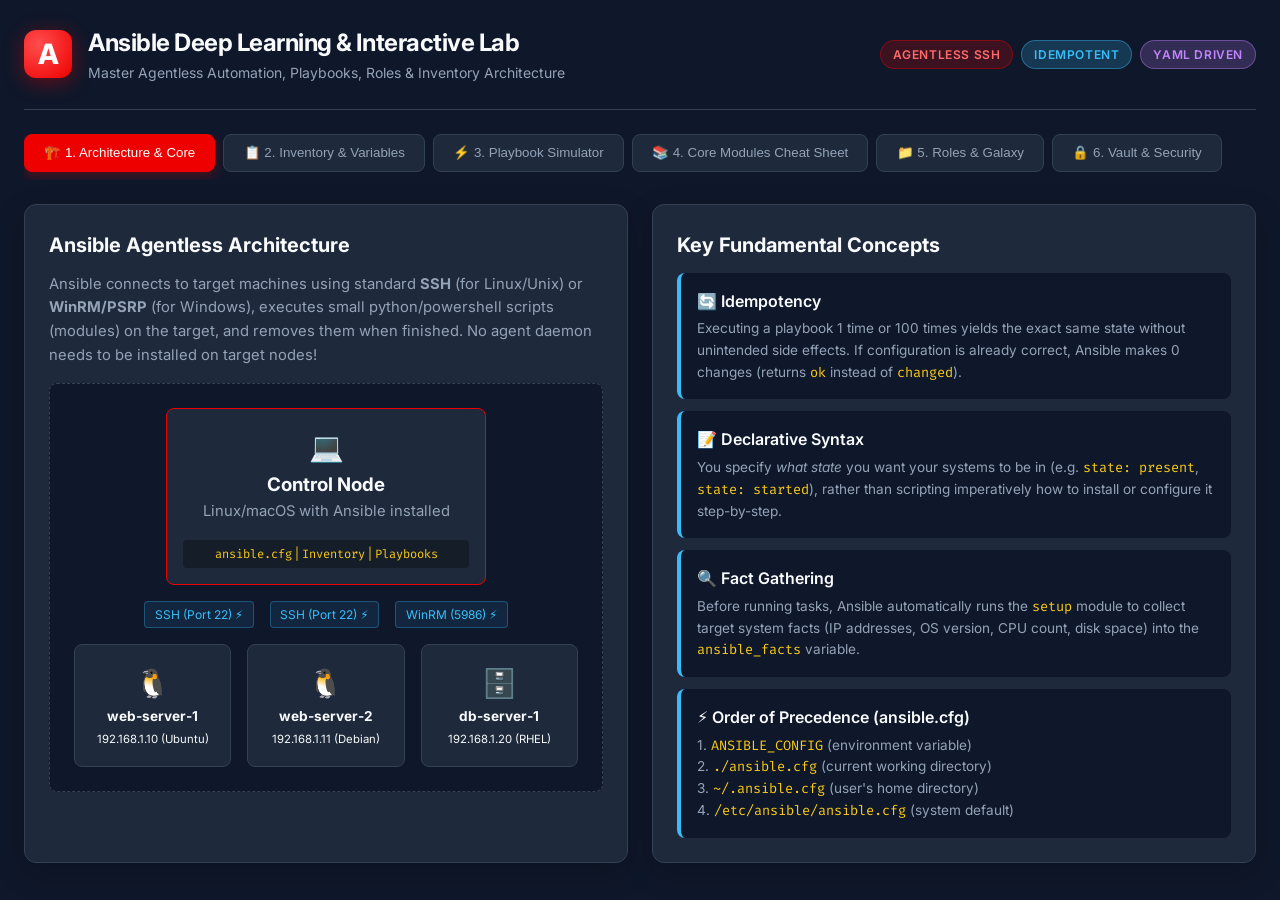
<file: index.html>
<!DOCTYPE html>
<html lang="en">
<head>
  <meta charset="UTF-8">
  <meta name="viewport" content="width=device-width, initial-scale=1.0">
  <title>Ansible Mastery & Interactive Practice Lab</title>
  <link rel="preconnect" href="https://fonts.googleapis.com">
  <link rel="preconnect" href="https://fonts.gstatic.com" crossorigin>
  <link href="https://fonts.googleapis.com/css2?family=Fira+Code:wght@400;500;600;700&family=Inter:wght@300;400;500;600;700;800&display=swap" rel="stylesheet">
  <link rel="stylesheet" href="style.css">
</head>
<body>
  <div class="app-container">
    <!-- Header -->
    <header class="app-header">
      <div class="brand">
        <div class="logo">A</div>
        <div>
          <h1>Ansible Deep Learning & Interactive Lab</h1>
          <p class="subtitle">Master Agentless Automation, Playbooks, Roles & Inventory Architecture</p>
        </div>
      </div>
      <div class="header-badges">
        <span class="badge badge-red">Agentless SSH</span>
        <span class="badge badge-blue">Idempotent</span>
        <span class="badge badge-purple">YAML Driven</span>
      </div>
    </header>

    <!-- Navigation Tabs -->
    <nav class="nav-tabs">
      <button class="tab-btn active" data-tab="architecture">🏗️ 1. Architecture & Core</button>
      <button class="tab-btn" data-tab="inventory">📋 2. Inventory & Variables</button>
      <button class="tab-btn" data-tab="simulator">⚡ 3. Playbook Simulator</button>
      <button class="tab-btn" data-tab="modules">📚 4. Core Modules Cheat Sheet</button>
      <button class="tab-btn" data-tab="roles">📁 5. Roles & Galaxy</button>
      <button class="tab-btn" data-tab="vault">🔒 6. Vault & Security</button>
    </nav>

    <!-- Main Content Area -->
    <main class="content-area">

      <!-- TAB 1: Architecture -->
      <section id="architecture" class="tab-content active">
        <div class="grid-2col">
          <div class="card">
            <h2>Ansible Agentless Architecture</h2>
            <p>Ansible connects to target machines using standard <strong>SSH</strong> (for Linux/Unix) or <strong>WinRM/PSRP</strong> (for Windows), executes small python/powershell scripts (modules) on the target, and removes them when finished. No agent daemon needs to be installed on target nodes!</p>

            <div class="architecture-diagram">
              <div class="arch-box control-node">
                <span class="arch-icon">💻</span>
                <h3>Control Node</h3>
                <p>Linux/macOS with Ansible installed</p>
                <div class="arch-sub-box">
                  <code>ansible.cfg</code> | <code>Inventory</code> | <code>Playbooks</code>
                </div>
              </div>
              <div class="arch-connections">
                <div class="conn-line">SSH (Port 22) ⚡</div>
                <div class="conn-line">SSH (Port 22) ⚡</div>
                <div class="conn-line">WinRM (5986) ⚡</div>
              </div>
              <div class="arch-targets">
                <div class="arch-box target-node">
                  <span class="arch-icon">🐧</span>
                  <h4>web-server-1</h4>
                  <small>192.168.1.10 (Ubuntu)</small>
                </div>
                <div class="arch-box target-node">
                  <span class="arch-icon">🐧</span>
                  <h4>web-server-2</h4>
                  <small>192.168.1.11 (Debian)</small>
                </div>
                <div class="arch-box target-node">
                  <span class="arch-icon">🗄️</span>
                  <h4>db-server-1</h4>
                  <small>192.168.1.20 (RHEL)</small>
                </div>
              </div>
            </div>
          </div>

          <div class="card">
            <h2>Key Fundamental Concepts</h2>
            <div class="concept-list">
              <div class="concept-item">
                <div class="concept-title">🔄 Idempotency</div>
                <div class="concept-desc">Executing a playbook 1 time or 100 times yields the exact same state without unintended side effects. If configuration is already correct, Ansible makes 0 changes (returns <code>ok</code> instead of <code>changed</code>).</div>
              </div>
              <div class="concept-item">
                <div class="concept-title">📝 Declarative Syntax</div>
                <div class="concept-desc">You specify <em>what state</em> you want your systems to be in (e.g. <code>state: present</code>, <code>state: started</code>), rather than scripting imperatively how to install or configure it step-by-step.</div>
              </div>
              <div class="concept-item">
                <div class="concept-title">🔍 Fact Gathering</div>
                <div class="concept-desc">Before running tasks, Ansible automatically runs the <code>setup</code> module to collect target system facts (IP addresses, OS version, CPU count, disk space) into the <code>ansible_facts</code> variable.</div>
              </div>
              <div class="concept-item">
                <div class="concept-title">⚡ Order of Precedence (ansible.cfg)</div>
                <div class="concept-desc">
                  1. <code>ANSIBLE_CONFIG</code> (environment variable)<br>
                  2. <code>./ansible.cfg</code> (current working directory)<br>
                  3. <code>~/.ansible.cfg</code> (user's home directory)<br>
                  4. <code>/etc/ansible/ansible.cfg</code> (system default)
                </div>
              </div>
            </div>
          </div>
        </div>
      </section>

      <!-- TAB 2: Inventory & Variables -->
      <section id="inventory" class="tab-content">
        <div class="grid-2col">
          <div class="card">
            <div class="card-header-flex">
              <h2>Visual Inventory & Group Variables Builder</h2>
              <div class="format-toggle">
                <button id="fmt-ini" class="toggle-btn active">INI Format</button>
                <button id="fmt-yaml" class="toggle-btn">YAML Format</button>
              </div>
            </div>
            
            <div class="inventory-controls">
              <label>Select Architecture Topology:</label>
              <select id="topology-select">
                <option value="web-db">Web + Database Cluster</option>
                <option value="multi-env">Multi-Environment (Staging + Prod)</option>
                <option value="cloud-k8s">K8s Control Plane & Worker Nodes</option>
              </select>
            </div>

            <pre class="code-block"><code id="inventory-preview"></code></pre>
          </div>

          <div class="card">
            <h2>Variable Precedence Hierarchy (Top to Bottom)</h2>
            <p>Ansible has 22 levels of variable precedence. Higher levels override lower levels!</p>
            <div class="precedence-ladder">
              <div class="ladder-step level-high">1. Extra Vars (<code>-e "var=value"</code>) - HIGHEST</div>
              <div class="ladder-step level-high">2. Task vars (only inside task)</div>
              <div class="ladder-step level-mid">3. Block vars</div>
              <div class="ladder-step level-mid">4. Role and include vars</div>
              <div class="ladder-step level-mid">5. Set_fact / Registered vars</div>
              <div class="ladder-step level-mid">6. Play vars / vars_files</div>
              <div class="ladder-step level-low">7. Host facts (<code>ansible_facts</code>)</div>
              <div class="ladder-step level-low">8. <code>host_vars/</code> directory files</div>
              <div class="ladder-step level-low">9. <code>group_vars/</code> directory files</div>
              <div class="ladder-step level-low">10. Role defaults (<code>roles/x/defaults/main.yml</code>) - LOWEST</div>
            </div>
          </div>
        </div>
      </section>

      <!-- TAB 3: Playbook Simulator -->
      <section id="simulator" class="tab-content">
        <div class="grid-2col">
          <div class="card">
            <h2>Interactive Playbook Executor</h2>
            <div class="sim-controls">
              <label for="playbook-select">Select Playbook Scenario:</label>
              <select id="playbook-select">
                <option value="nginx">01. Install & Configure Nginx Web Server</option>
                <option value="db">02. Provision PostgreSQL Database & Users</option>
                <option value="users">03. User Management & SSH Key Hardening</option>
                <option value="handler">04. Trigger Handlers on Template Config Change</option>
              </select>
              <button id="run-playbook-btn" class="btn btn-primary">▶ Run Playbook (ansible-playbook)</button>
              <button id="reset-sim-btn" class="btn btn-secondary">🔄 Reset Target State</button>
            </div>

            <pre class="code-block"><code id="playbook-code"></code></pre>
          </div>

          <div class="card">
            <h2>Execution Terminal & Node State</h2>
            <div class="terminal-window">
              <div class="terminal-header">
                <span class="dot red"></span>
                <span class="dot yellow"></span>
                <span class="dot green"></span>
                <span class="terminal-title">ansible-playbook -i inventory.ini site.yml</span>
              </div>
              <div class="terminal-body" id="terminal-output">
                <div class="term-line">Ready to execute. Click "Run Playbook" to observe Ansible idempotency and state changes.</div>
              </div>
            </div>

            <h3 style="margin-top: 1rem;">Target Nodes Status Monitor</h3>
            <div class="nodes-grid" id="nodes-status-grid">
              <!-- Nodes rendered dynamically -->
            </div>
          </div>
        </div>
      </section>

      <!-- TAB 4: Core Modules Cheat Sheet -->
      <section id="modules" class="tab-content">
        <div class="card">
          <div class="card-header-flex">
            <h2>Ansible Core Modules Explorer</h2>
            <input type="text" id="module-search" placeholder="Search modules (e.g. template, apt, service, user)..." class="search-input">
          </div>

          <div class="modules-grid" id="modules-grid">
            <!-- Dynamically populated -->
          </div>
        </div>
      </section>

      <!-- TAB 5: Roles & Galaxy -->
      <section id="roles" class="tab-content">
        <div class="grid-2col">
          <div class="card">
            <h2>Standard Ansible Role Directory Structure</h2>
            <p>Roles provide a structured, reusable way to organize tasks, handlers, variables, defaults, templates, and files.</p>
            <pre class="code-block"><code>roles/webserver/
├── defaults/
│   └── main.yml         # Low-priority default variables
├── vars/
│   └── main.yml         # High-priority role variables
├── tasks/
│   └── main.yml         # Main task list executed by role
├── handlers/
│   └── main.yml         # Handlers notified by tasks
├── templates/
│   └── nginx.conf.j2    # Jinja2 template files
├── files/
│   └── index.html       # Static files to copy
└── meta/
    └── main.yml         # Role metadata & dependencies</code></pre>
          </div>

          <div class="card">
            <h2>Ansible Galaxy Commands Cheat Sheet</h2>
            <div class="concept-list">
              <div class="concept-item">
                <code>ansible-galaxy role init roles/my_new_role</code>
                <div class="concept-desc">Initializes standard folder structure for a new role.</div>
              </div>
              <div class="concept-item">
                <code>ansible-galaxy collection install community.general</code>
                <div class="concept-desc">Installs Ansible collection containing additional community modules.</div>
              </div>
              <div class="concept-item">
                <code>ansible-galaxy install -r requirements.yml</code>
                <div class="concept-desc">Installs all roles and collections declared in a requirements file.</div>
              </div>
            </div>
          </div>
        </div>
      </section>

      <!-- TAB 6: Vault & Security -->
      <section id="vault" class="tab-content">
        <div class="grid-2col">
          <div class="card">
            <h2>Ansible Vault (Encrypting Secrets)</h2>
            <p>Ansible Vault allows you to encrypt password strings, API keys, or entire YAML secret files so they can be safely stored in version control (Git).</p>

            <div class="vault-demo">
              <h3>Interactive Vault Text Encrypter / Decrypter</h3>
              <div class="form-group">
                <label>Secret Key / Password:</label>
                <input type="text" id="vault-pass" value="SuperSecretVaultPassword123" class="text-input">
              </div>
              <div class="form-group">
                <label>Unencrypted Content (YAML):</label>
                <textarea id="vault-raw" class="code-textarea">db_password: "MyProductionDBPassword2026!"
api_token: "sk-live-99201938210398123"</textarea>
              </div>
              <button id="btn-encrypt-vault" class="btn btn-primary">🔐 Encrypt with Ansible Vault</button>
              <button id="btn-decrypt-vault" class="btn btn-secondary">🔓 Decrypt Vault</button>

              <div class="form-group" style="margin-top: 1rem;">
                <label>Encrypted Ansible Vault Output (<code>$ANSIBLE_VAULT;1.1;AES256</code>):</label>
                <pre class="code-block"><code id="vault-output">Click Encrypt to generate Vault header & ciphertext</code></pre>
              </div>
            </div>
          </div>

          <div class="card">
            <h2>Ansible Vault CLI Commands</h2>
            <div class="concept-list">
              <div class="concept-item">
                <code>ansible-vault create group_vars/all/vault.yml</code>
                <div class="concept-desc">Creates a new encrypted file.</div>
              </div>
              <div class="concept-item">
                <code>ansible-vault encrypt group_vars/all/secrets.yml</code>
                <div class="concept-desc">Encrypts an existing file in-place.</div>
              </div>
              <div class="concept-item">
                <code>ansible-vault edit group_vars/all/secrets.yml</code>
                <div class="concept-desc">Decrypts temporary file in editor, then re-encrypts upon save.</div>
              </div>
              <div class="concept-item">
                <code>ansible-playbook site.yml --ask-vault-pass</code>
                <div class="concept-desc">Runs playbook asking interactively for vault password.</div>
              </div>
              <div class="concept-item">
                <code>ansible-playbook site.yml --vault-password-file ~/.vault_pass</code>
                <div class="concept-desc">Passes vault password non-interactively for CI/CD automation.</div>
              </div>
            </div>
          </div>
        </div>
      </section>

    </main>
  </div>

  <script src="app.js"></script>
</body>
</html>
</file>
<file: style.css>
:root {
  --bg-dark: #0f172a;
  --bg-card: #1e293b;
  --bg-card-hover: #334155;
  --text-main: #f8fafc;
  --text-muted: #94a3b8;
  --border-color: #334155;
  
  --ansible-red: #ee0000;
  --accent-blue: #38bdf8;
  --accent-green: #4ade80;
  --accent-yellow: #facc15;
  --accent-purple: #c084fc;

  --font-sans: 'Inter', system-ui, -apple-system, sans-serif;
  --font-mono: 'Fira Code', monospace;
}

* {
  box-sizing: border-box;
  margin: 0;
  padding: 0;
}

body {
  font-family: var(--font-sans);
  background-color: var(--bg-dark);
  color: var(--text-main);
  line-height: 1.6;
  padding: 1.5rem;
}

.app-container {
  max-width: 1400px;
  margin: 0 auto;
}

.app-header {
  display: flex;
  justify-content: space-between;
  align-items: center;
  padding-bottom: 1.5rem;
  border-bottom: 1px solid var(--border-color);
  margin-bottom: 1.5rem;
}

.brand {
  display: flex;
  align-items: center;
  gap: 1rem;
}

.logo {
  width: 48px;
  height: 48px;
  background: radial-gradient(circle at 30% 30%, #ff4d4d, var(--ansible-red));
  border-radius: 12px;
  display: flex;
  align-items: center;
  justify-content: center;
  font-weight: 800;
  font-size: 1.75rem;
  color: white;
  box-shadow: 0 4px 20px rgba(238, 0, 0, 0.4);
}

.app-header h1 {
  font-size: 1.5rem;
  font-weight: 700;
  letter-spacing: -0.02em;
}

.subtitle {
  color: var(--text-muted);
  font-size: 0.875rem;
}

.header-badges {
  display: flex;
  gap: 0.5rem;
}

.badge {
  padding: 0.25rem 0.75rem;
  border-radius: 9999px;
  font-size: 0.75rem;
  font-weight: 600;
  text-transform: uppercase;
  letter-spacing: 0.05em;
}

.badge-red { background: rgba(238, 0, 0, 0.2); color: #ff6b6b; border: 1px solid rgba(238, 0, 0, 0.4); }
.badge-blue { background: rgba(56, 189, 248, 0.2); color: var(--accent-blue); border: 1px solid rgba(56, 189, 248, 0.4); }
.badge-purple { background: rgba(192, 132, 252, 0.2); color: var(--accent-purple); border: 1px solid rgba(192, 132, 252, 0.4); }

.nav-tabs {
  display: flex;
  gap: 0.5rem;
  margin-bottom: 1.5rem;
  overflow-x: auto;
  padding-bottom: 0.5rem;
}

.tab-btn {
  background: var(--bg-card);
  color: var(--text-muted);
  border: 1px solid var(--border-color);
  padding: 0.65rem 1.2rem;
  border-radius: 8px;
  font-weight: 500;
  cursor: pointer;
  white-space: nowrap;
  transition: all 0.2s ease;
}

.tab-btn:hover {
  background: var(--bg-card-hover);
  color: var(--text-main);
}

.tab-btn.active {
  background: var(--ansible-red);
  color: white;
  border-color: var(--ansible-red);
  box-shadow: 0 4px 12px rgba(238, 0, 0, 0.3);
}

.tab-content {
  display: none;
}

.tab-content.active {
  display: block;
}

.grid-2col {
  display: grid;
  grid-template-columns: 1fr 1fr;
  gap: 1.5rem;
}

@media (max-width: 992px) {
  .grid-2col {
    grid-template-columns: 1fr;
  }
}

.card {
  background: var(--bg-card);
  border: 1px solid var(--border-color);
  border-radius: 12px;
  padding: 1.5rem;
  box-shadow: 0 10px 30px rgba(0, 0, 0, 0.2);
}

.card h2 {
  font-size: 1.25rem;
  margin-bottom: 0.75rem;
  color: var(--text-main);
}

.card p {
  color: var(--text-muted);
  font-size: 0.925rem;
  margin-bottom: 1rem;
}

/* Architecture Diagram */
.architecture-diagram {
  display: flex;
  flex-direction: column;
  align-items: center;
  gap: 1rem;
  background: var(--bg-dark);
  padding: 1.5rem;
  border-radius: 8px;
  margin-top: 1rem;
  border: 1px dashed var(--border-color);
}

.arch-box {
  background: var(--bg-card);
  border: 1px solid var(--border-color);
  border-radius: 8px;
  padding: 1rem;
  text-align: center;
}

.control-node {
  border-color: var(--ansible-red);
  width: 100%;
  max-width: 320px;
}

.arch-icon {
  font-size: 1.75rem;
  display: block;
}

.arch-sub-box {
  margin-top: 0.5rem;
  background: rgba(0, 0, 0, 0.3);
  padding: 0.25rem 0.5rem;
  border-radius: 4px;
  font-size: 0.75rem;
  color: var(--accent-yellow);
}

.arch-connections {
  display: flex;
  gap: 1rem;
}

.conn-line {
  font-size: 0.75rem;
  color: var(--accent-blue);
  background: rgba(56, 189, 248, 0.1);
  padding: 0.2rem 0.6rem;
  border-radius: 4px;
  border: 1px solid rgba(56, 189, 248, 0.3);
}

.arch-targets {
  display: flex;
  gap: 1rem;
  width: 100%;
  justify-content: center;
}

.target-node {
  flex: 1;
  font-size: 0.85rem;
}

/* Concept Cards */
.concept-list {
  display: flex;
  flex-direction: column;
  gap: 0.75rem;
}

.concept-item {
  background: var(--bg-dark);
  padding: 1rem;
  border-radius: 8px;
  border-left: 4px solid var(--accent-blue);
}

.concept-title {
  font-weight: 600;
  color: var(--text-main);
  margin-bottom: 0.25rem;
}

.concept-desc {
  font-size: 0.85rem;
  color: var(--text-muted);
}

/* Code Blocks */
.code-block {
  background: #090d16;
  border-radius: 8px;
  padding: 1rem;
  font-family: var(--font-mono);
  font-size: 0.85rem;
  color: #e2e8f0;
  overflow-x: auto;
  border: 1px solid #1e293b;
  max-height: 420px;
}

code {
  font-family: var(--font-mono);
  color: var(--accent-yellow);
}

/* Precedence Ladder */
.precedence-ladder {
  display: flex;
  flex-direction: column;
  gap: 0.4rem;
}

.ladder-step {
  padding: 0.5rem 1rem;
  border-radius: 6px;
  font-size: 0.85rem;
  font-weight: 500;
}

.level-high { background: rgba(238, 0, 0, 0.15); border-left: 4px solid var(--ansible-red); color: #ff8888; }
.level-mid  { background: rgba(250, 204, 21, 0.15); border-left: 4px solid var(--accent-yellow); color: #ffe066; }
.level-low  { background: rgba(56, 189, 248, 0.15); border-left: 4px solid var(--accent-blue); color: #93c5fd; }

/* Buttons & Inputs */
.btn {
  padding: 0.65rem 1.2rem;
  border-radius: 6px;
  font-weight: 600;
  cursor: pointer;
  border: none;
  transition: all 0.2s ease;
  display: inline-flex;
  align-items: center;
  gap: 0.5rem;
}

.btn-primary {
  background: var(--ansible-red);
  color: white;
}
.btn-primary:hover { background: #cc0000; }

.btn-secondary {
  background: var(--bg-card-hover);
  color: var(--text-main);
  border: 1px solid var(--border-color);
}
.btn-secondary:hover { background: #475569; }

.card-header-flex {
  display: flex;
  justify-content: space-between;
  align-items: center;
  margin-bottom: 1rem;
}

.format-toggle {
  display: flex;
  background: var(--bg-dark);
  padding: 0.2rem;
  border-radius: 6px;
}

.toggle-btn {
  background: transparent;
  border: none;
  color: var(--text-muted);
  padding: 0.3rem 0.8rem;
  border-radius: 4px;
  font-size: 0.8rem;
  cursor: pointer;
}

.toggle-btn.active {
  background: var(--bg-card-hover);
  color: white;
}

.inventory-controls, .sim-controls {
  display: flex;
  flex-direction: column;
  gap: 0.75rem;
  margin-bottom: 1rem;
}

select, .text-input, .search-input {
  background: var(--bg-dark);
  border: 1px solid var(--border-color);
  color: var(--text-main);
  padding: 0.6rem 0.8rem;
  border-radius: 6px;
  font-family: var(--font-sans);
  outline: none;
}

select:focus, .text-input:focus, .search-input:focus {
  border-color: var(--accent-blue);
}

.search-input {
  width: 280px;
}

/* Terminal Window */
.terminal-window {
  background: #050811;
  border-radius: 8px;
  border: 1px solid var(--border-color);
  overflow: hidden;
  font-family: var(--font-mono);
}

.terminal-header {
  background: #0f172a;
  padding: 0.5rem 1rem;
  display: flex;
  align-items: center;
  gap: 0.4rem;
  border-bottom: 1px solid var(--border-color);
}

.dot {
  width: 10px;
  height: 10px;
  border-radius: 50%;
}
.dot.red { background: #ef4444; }
.dot.yellow { background: #f59e0b; }
.dot.green { background: #10b981; }

.terminal-title {
  font-size: 0.75rem;
  color: var(--text-muted);
  margin-left: 0.5rem;
}

.terminal-body {
  padding: 1rem;
  height: 280px;
  overflow-y: auto;
  font-size: 0.85rem;
  line-height: 1.5;
}

.term-line {
  margin-bottom: 0.3rem;
}
.term-line.ok { color: var(--accent-green); }
.term-line.changed { color: var(--accent-yellow); }
.term-line.failed { color: #f87171; }
.term-line.play { color: var(--accent-blue); font-weight: bold; }

/* Nodes Status Grid */
.nodes-grid {
  display: grid;
  grid-template-columns: repeat(auto-fill, minmax(140px, 1fr));
  gap: 0.75rem;
}

.node-card {
  background: var(--bg-dark);
  border: 1px solid var(--border-color);
  padding: 0.75rem;
  border-radius: 6px;
  text-align: center;
}

.node-card.updated {
  border-color: var(--accent-yellow);
  box-shadow: 0 0 10px rgba(250, 204, 21, 0.2);
}

.node-status-dot {
  width: 8px;
  height: 8px;
  border-radius: 50%;
  display: inline-block;
  margin-right: 0.3rem;
}

/* Modules Grid */
.modules-grid {
  display: grid;
  grid-template-columns: repeat(auto-fill, minmax(320px, 1fr));
  gap: 1rem;
}

.module-card {
  background: var(--bg-dark);
  border: 1px solid var(--border-color);
  border-radius: 8px;
  padding: 1rem;
}

.module-name {
  font-family: var(--font-mono);
  color: var(--accent-blue);
  font-size: 1rem;
  margin-bottom: 0.25rem;
}

.module-category {
  font-size: 0.7rem;
  text-transform: uppercase;
  background: rgba(255, 255, 255, 0.1);
  padding: 0.1rem 0.4rem;
  border-radius: 4px;
  color: var(--text-muted);
}

/* Vault Form */
.vault-demo {
  background: var(--bg-dark);
  padding: 1rem;
  border-radius: 8px;
}

.form-group {
  display: flex;
  flex-direction: column;
  gap: 0.3rem;
  margin-bottom: 0.75rem;
}

.code-textarea {
  background: #090d16;
  border: 1px solid var(--border-color);
  color: var(--accent-yellow);
  padding: 0.8rem;
  border-radius: 6px;
  font-family: var(--font-mono);
  font-size: 0.85rem;
  height: 90px;
  resize: vertical;
}
</file>
